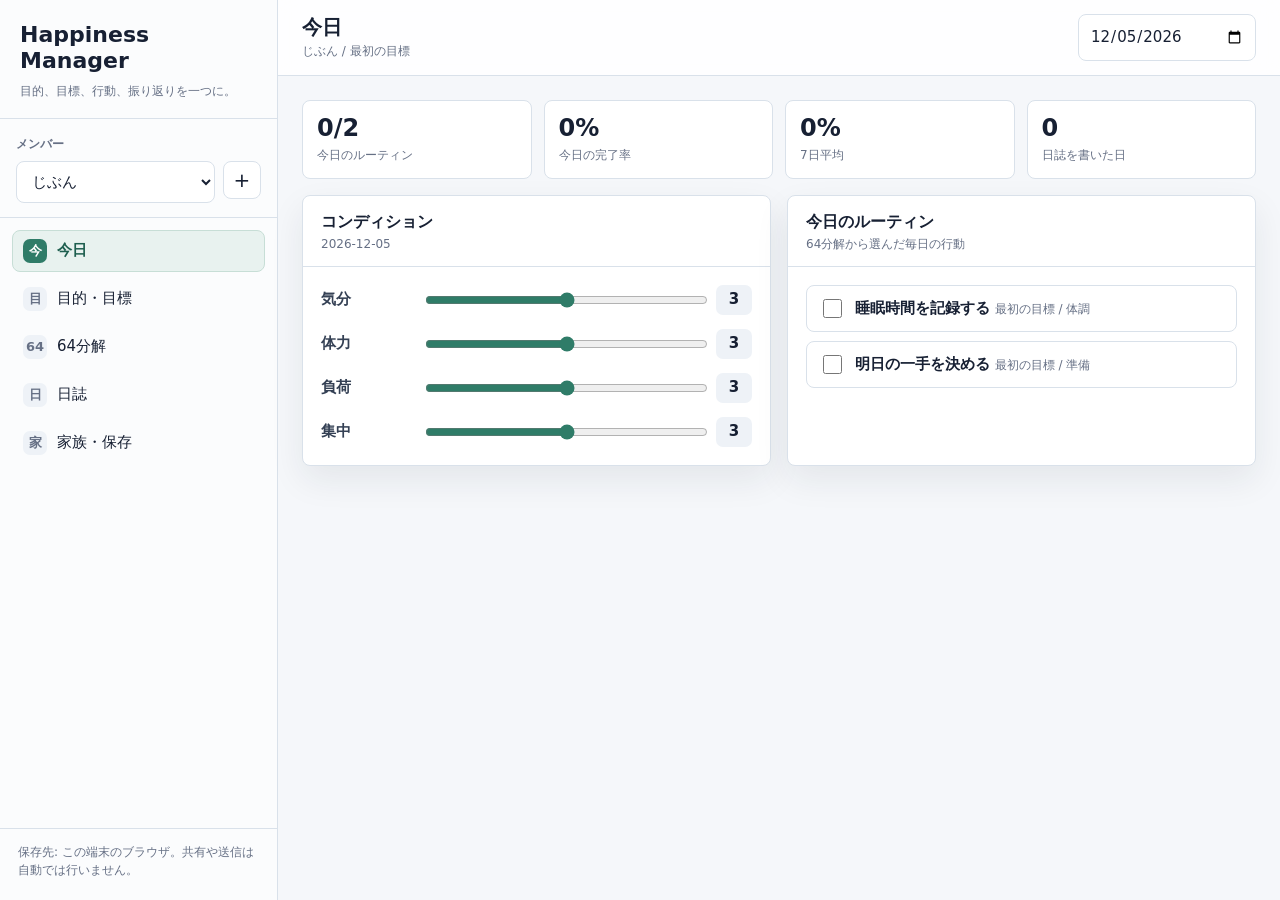
<file: index.html>
<!doctype html>
<html lang="ja">
<head>
  <meta charset="utf-8">
  <meta name="viewport" content="width=device-width, initial-scale=1">
  <title>Happiness Manager</title>
  <meta name="description" content="家族で使う、目的・目標・行動・日誌の実践ノート。入力内容はこの端末のブラウザに保存されます。">
  <style>
    :root {
      --bg: #f5f7fa;
      --paper: #ffffff;
      --paper-soft: #f9fafb;
      --ink: #172033;
      --muted: #667085;
      --line: #d9e1ea;
      --green: #2f7c68;
      --blue: #2f68b8;
      --coral: #cc5d4b;
      --amber: #b8791f;
      --shadow: 0 14px 34px rgba(23, 32, 51, 0.08);
      --radius: 8px;
    }

    * {
      box-sizing: border-box;
    }

    html {
      min-height: 100%;
    }

    body {
      min-height: 100%;
      margin: 0;
      background: var(--bg);
      color: var(--ink);
      font-family: "Yu Gothic UI", "Hiragino Sans", Meiryo, system-ui, sans-serif;
      font-size: 15px;
      line-height: 1.55;
      letter-spacing: 0;
    }

    button,
    input,
    textarea,
    select {
      font: inherit;
    }

    button {
      cursor: pointer;
    }

    .app {
      min-height: 100vh;
      display: grid;
      grid-template-columns: 278px minmax(0, 1fr);
    }

    .sidebar {
      background: #fbfcfd;
      border-right: 1px solid var(--line);
      display: flex;
      flex-direction: column;
      min-width: 0;
    }

    .brand {
      padding: 22px 20px 18px;
      border-bottom: 1px solid var(--line);
    }

    .brand__title {
      margin: 0;
      font-size: 22px;
      font-weight: 800;
      line-height: 1.2;
    }

    .brand__note {
      margin: 7px 0 0;
      color: var(--muted);
      font-size: 12px;
    }

    .profile-switcher {
      padding: 16px 16px 14px;
      border-bottom: 1px solid var(--line);
    }

    .profile-label {
      display: block;
      margin: 0 0 7px;
      color: var(--muted);
      font-size: 12px;
      font-weight: 700;
    }

    .profile-select-row {
      display: grid;
      grid-template-columns: minmax(0, 1fr) 38px;
      gap: 8px;
    }

    .profile-select-row select,
    .top-date input,
    .field input,
    .field textarea,
    .field select,
    .compact-input {
      width: 100%;
      min-width: 0;
      border: 1px solid var(--line);
      border-radius: var(--radius);
      background: #fff;
      color: var(--ink);
      padding: 10px 11px;
      outline: none;
    }

    .field textarea {
      min-height: 92px;
      overflow: hidden;
      resize: none;
    }

    .field textarea[data-autosize] {
      height: auto;
    }

    .profile-select-row select:focus,
    .top-date input:focus,
    .field input:focus,
    .field textarea:focus,
    .field select:focus,
    .compact-input:focus {
      border-color: var(--blue);
      box-shadow: 0 0 0 3px rgba(47, 104, 184, 0.14);
    }

    .icon-button {
      width: 38px;
      height: 38px;
      border: 1px solid var(--line);
      border-radius: var(--radius);
      background: #fff;
      color: var(--ink);
      display: inline-grid;
      place-items: center;
      font-size: 20px;
      line-height: 1;
    }

    .icon-button:hover {
      border-color: var(--green);
      color: var(--green);
    }

    .nav {
      padding: 12px;
      display: grid;
      gap: 6px;
    }

    .nav button {
      border: 1px solid transparent;
      background: transparent;
      color: var(--ink);
      border-radius: var(--radius);
      min-height: 42px;
      padding: 8px 10px;
      display: grid;
      grid-template-columns: 24px minmax(0, 1fr);
      gap: 10px;
      align-items: center;
      text-align: left;
    }

    .nav button:hover {
      background: #edf3f7;
    }

    .nav button.active {
      background: #e8f2ef;
      border-color: #c7ded6;
      color: #1e5f4f;
      font-weight: 800;
    }

    .nav-icon {
      width: 24px;
      height: 24px;
      border-radius: 7px;
      display: inline-grid;
      place-items: center;
      background: #eef2f7;
      color: var(--muted);
      font-size: 13px;
      font-weight: 900;
    }

    .nav button.active .nav-icon {
      background: var(--green);
      color: #fff;
    }

    .side-footer {
      margin-top: auto;
      padding: 14px 18px 20px;
      color: var(--muted);
      font-size: 12px;
      border-top: 1px solid var(--line);
    }

    .main {
      min-width: 0;
      display: flex;
      flex-direction: column;
    }

    .topbar {
      min-height: 68px;
      padding: 14px 24px;
      background: rgba(255, 255, 255, 0.86);
      border-bottom: 1px solid var(--line);
      backdrop-filter: blur(12px);
      display: flex;
      align-items: center;
      justify-content: space-between;
      gap: 14px;
      position: sticky;
      top: 0;
      z-index: 5;
    }

    .page-title {
      min-width: 0;
    }

    .page-title h2 {
      margin: 0;
      font-size: 20px;
      line-height: 1.2;
    }

    .page-title p {
      margin: 3px 0 0;
      color: var(--muted);
      font-size: 12px;
      white-space: nowrap;
      overflow: hidden;
      text-overflow: ellipsis;
      max-width: 58vw;
    }

    .top-date {
      width: 178px;
      flex: 0 0 auto;
    }

    .content {
      width: 100%;
      max-width: 1280px;
      margin: 0 auto;
      padding: 24px;
    }

    .view {
      display: none;
    }

    .view.active {
      display: block;
    }

    .grid {
      display: grid;
      gap: 16px;
    }

    .grid.two {
      grid-template-columns: repeat(2, minmax(0, 1fr));
    }

    .grid.three {
      grid-template-columns: repeat(3, minmax(0, 1fr));
    }

    .panel {
      background: var(--paper);
      border: 1px solid var(--line);
      border-radius: var(--radius);
      box-shadow: var(--shadow);
      min-width: 0;
    }

    .panel-header {
      padding: 16px 18px 12px;
      border-bottom: 1px solid var(--line);
      display: flex;
      align-items: center;
      justify-content: space-between;
      gap: 12px;
    }

    .panel-title {
      margin: 0;
      font-size: 16px;
      line-height: 1.25;
      font-weight: 800;
    }

    .panel-subtitle {
      margin: 3px 0 0;
      color: var(--muted);
      font-size: 12px;
    }

    .panel-body {
      padding: 18px;
    }

    .stat-row {
      display: grid;
      grid-template-columns: repeat(4, minmax(0, 1fr));
      gap: 12px;
      margin-bottom: 16px;
    }

    .stat {
      background: var(--paper);
      border: 1px solid var(--line);
      border-radius: var(--radius);
      padding: 14px;
      min-width: 0;
    }

    .stat b {
      display: block;
      font-size: 24px;
      line-height: 1.1;
    }

    .stat span {
      display: block;
      margin-top: 4px;
      color: var(--muted);
      font-size: 12px;
      overflow-wrap: anywhere;
    }

    .field {
      display: grid;
      gap: 6px;
      min-width: 0;
    }

    .field label {
      color: #344054;
      font-size: 13px;
      font-weight: 800;
    }

    .field small {
      color: var(--muted);
      font-size: 12px;
    }

    .goal-list {
      display: grid;
      gap: 8px;
    }

    .goal-item {
      width: 100%;
      border: 1px solid var(--line);
      border-radius: var(--radius);
      background: #fff;
      color: var(--ink);
      padding: 11px 12px;
      text-align: left;
      display: grid;
      grid-template-columns: minmax(0, 1fr) auto;
      gap: 8px;
      align-items: center;
    }

    .goal-item.active {
      border-color: #9fcabd;
      background: #f0f8f5;
    }

    .goal-item strong {
      overflow: hidden;
      white-space: nowrap;
      text-overflow: ellipsis;
    }

    .goal-item span {
      color: var(--muted);
      font-size: 12px;
    }

    .button-row {
      display: flex;
      gap: 8px;
      align-items: center;
      flex-wrap: wrap;
    }

    .primary-button,
    .ghost-button,
    .danger-button {
      border-radius: var(--radius);
      min-height: 38px;
      padding: 8px 12px;
      display: inline-flex;
      align-items: center;
      gap: 8px;
      border: 1px solid transparent;
      font-weight: 800;
      text-decoration: none;
    }

    .primary-button {
      background: var(--green);
      color: #fff;
      border-color: var(--green);
    }

    .primary-button:hover {
      background: #256b5a;
    }

    .ghost-button {
      background: #fff;
      color: var(--ink);
      border-color: var(--line);
    }

    .ghost-button:hover {
      border-color: var(--blue);
      color: var(--blue);
    }

    .danger-button {
      background: #fff;
      color: #a33b2e;
      border-color: #e4b8b0;
    }

    .danger-button:hover {
      background: #fff5f3;
    }

    .purpose-grid {
      display: grid;
      grid-template-columns: repeat(2, minmax(0, 1fr));
      gap: 14px;
    }

    .purpose-grid .wide {
      grid-column: 1 / -1;
    }

    .perspective-section {
      grid-column: 1 / -1;
      border: 1px solid var(--line);
      border-radius: var(--radius);
      background: var(--paper-soft);
      padding: 14px;
      display: grid;
      gap: 12px;
    }

    .perspective-heading {
      display: flex;
      align-items: end;
      justify-content: space-between;
      gap: 12px;
      flex-wrap: wrap;
    }

    .perspective-heading h4 {
      margin: 0;
      font-size: 15px;
      line-height: 1.25;
    }

    .perspective-heading span {
      color: var(--muted);
      font-size: 12px;
      font-weight: 800;
    }

    .perspective-grid {
      display: grid;
      grid-template-columns: repeat(2, minmax(0, 1fr));
      gap: 12px;
    }

    .perspective-card {
      min-width: 0;
      border: 1px solid var(--line);
      border-radius: var(--radius);
      background: #fff;
      padding: 12px;
      display: grid;
      gap: 8px;
    }

    .perspective-card__top {
      display: flex;
      align-items: start;
      justify-content: space-between;
      gap: 8px;
    }

    .perspective-card label {
      display: flex;
      align-items: center;
      justify-content: space-between;
      gap: 8px;
      color: #344054;
      font-size: 13px;
      font-weight: 900;
      flex: 1 1 auto;
      min-width: 0;
    }

    .perspective-card label span {
      color: var(--muted);
      font-size: 11px;
      font-weight: 800;
    }

    .perspective-card textarea {
      width: 100%;
      min-width: 0;
      min-height: 98px;
      border: 1px solid var(--line);
      border-radius: var(--radius);
      background: #fff;
      color: var(--ink);
      padding: 10px 11px;
      outline: none;
      overflow: hidden;
      resize: none;
    }

    .perspective-card textarea[data-autosize] {
      height: auto;
    }

    .perspective-card textarea:focus {
      border-color: var(--blue);
      box-shadow: 0 0 0 3px rgba(47, 104, 184, 0.14);
    }

    .bullet-button {
      flex: 0 0 auto;
      min-height: 28px;
      border: 1px solid var(--line);
      border-radius: 6px;
      background: #fff;
      color: var(--green);
      padding: 4px 8px;
      font-size: 12px;
      font-weight: 900;
    }

    .bullet-button:hover {
      border-color: var(--green);
      background: #f0f8f5;
    }

    .segmented {
      display: inline-grid;
      grid-auto-flow: column;
      gap: 4px;
      border: 1px solid var(--line);
      border-radius: var(--radius);
      background: #eef2f7;
      padding: 4px;
    }

    .segment-button {
      min-height: 32px;
      border: 0;
      border-radius: 6px;
      background: transparent;
      color: var(--muted);
      padding: 6px 10px;
      font-size: 13px;
      font-weight: 900;
    }

    .segment-button.active {
      background: #fff;
      color: var(--green);
      box-shadow: 0 1px 3px rgba(23, 32, 51, 0.12);
    }

    .board-edit-layout {
      display: grid;
      grid-template-columns: minmax(420px, 1.05fr) minmax(310px, 0.95fr);
      gap: 16px;
      align-items: start;
    }

    .theme-grid {
      display: grid;
      grid-template-columns: repeat(3, minmax(0, 1fr));
      grid-template-rows: repeat(3, minmax(112px, auto));
      gap: 10px;
    }

    .theme-card {
      min-width: 0;
      min-height: 112px;
      border: 1px solid var(--line);
      border-radius: var(--radius);
      background: #fff;
      padding: 12px;
      color: var(--ink);
      text-align: left;
      display: flex;
      flex-direction: column;
      justify-content: space-between;
      gap: 8px;
    }

    button.theme-card:hover,
    button.theme-card.active {
      border-color: var(--green);
      box-shadow: inset 0 0 0 2px rgba(47, 124, 104, 0.14);
    }

    .theme-card.center {
      background: #eaf4f1;
      border-color: #bdd9d0;
    }

    .cell-kicker {
      color: var(--muted);
      font-size: 12px;
      font-weight: 800;
    }

    .cell-title {
      display: block;
      font-weight: 900;
      overflow-wrap: anywhere;
    }

    .cell-count {
      color: var(--muted);
      font-size: 12px;
    }

    .action-list {
      display: grid;
      gap: 10px;
    }

    .action-row {
      display: grid;
      grid-template-columns: 26px minmax(0, 1fr) auto;
      gap: 8px;
      align-items: center;
    }

    .action-number {
      width: 26px;
      height: 26px;
      display: inline-grid;
      place-items: center;
      border-radius: 7px;
      background: #eef2f7;
      color: var(--muted);
      font-size: 12px;
      font-weight: 900;
    }

    .open-window-panel .panel-body {
      padding: 14px;
    }

    .open-window-scroll {
      width: 100%;
      max-width: 100%;
      overflow-x: auto;
      overflow-y: hidden;
      -webkit-overflow-scrolling: touch;
      overscroll-behavior-x: contain;
      padding-bottom: 4px;
    }

    .open-window-board {
      width: max(100%, 980px);
      min-width: 980px;
      display: grid;
      grid-template-columns: repeat(3, minmax(0, 1fr));
      gap: 10px;
    }

    .open-window-block {
      min-width: 0;
      display: grid;
      grid-template-columns: repeat(3, minmax(0, 1fr));
      grid-auto-rows: 104px;
      gap: 5px;
      border: 1px solid var(--line);
      border-radius: var(--radius);
      background: #eef3f7;
      padding: 6px;
    }

    .open-window-block.center-block {
      background: #e7f2ef;
      border-color: #bdd9d0;
    }

    .open-window-cell {
      min-width: 0;
      min-height: 0;
      border: 1px solid #cdd7e2;
      border-radius: 6px;
      background: #fff;
      padding: 7px;
      display: grid;
      grid-template-rows: auto minmax(0, 1fr) auto;
      gap: 4px;
      color: var(--ink);
    }

    .open-window-cell.theme-center,
    .open-window-cell.goal-center {
      background: #f2faf7;
      border-color: #9fcabd;
    }

    .open-window-cell.goal-center {
      place-items: center;
      text-align: center;
      grid-template-rows: auto minmax(0, 1fr) auto;
    }

    .open-window-kicker {
      color: var(--muted);
      font-size: 11px;
      font-weight: 900;
      line-height: 1.1;
    }

    .open-window-goal {
      width: 100%;
      align-self: center;
      font-size: 14px;
      font-weight: 900;
      line-height: 1.25;
      overflow-wrap: anywhere;
      display: -webkit-box;
      -webkit-line-clamp: 4;
      -webkit-box-orient: vertical;
      overflow: hidden;
    }

    .open-window-textarea,
    .open-window-input {
      width: 100%;
      min-width: 0;
      border: 0;
      border-radius: 4px;
      background: transparent;
      color: var(--ink);
      outline: none;
      padding: 0;
      font-size: 12px;
      line-height: 1.28;
    }

    .open-window-textarea {
      height: 100%;
      min-height: 0;
      resize: none;
    }

    .open-window-input {
      font-weight: 900;
    }

    .open-window-textarea:focus,
    .open-window-input:focus {
      background: #f6f9fc;
      box-shadow: 0 0 0 3px rgba(47, 104, 184, 0.12);
    }

    .routine-mini {
      min-width: 52px;
      min-height: 22px;
      justify-self: end;
      border: 1px solid var(--line);
      border-radius: 6px;
      background: #fff;
      color: var(--muted);
      padding: 2px 6px;
      font-size: 11px;
      font-weight: 900;
      line-height: 1;
    }

    .routine-mini.active {
      border-color: #98c7b9;
      background: #e8f4f0;
      color: #1e5f4f;
    }

    .toggle-pill {
      min-width: 86px;
      min-height: 34px;
      border: 1px solid var(--line);
      border-radius: var(--radius);
      background: #fff;
      color: var(--muted);
      padding: 6px 9px;
      font-size: 12px;
      font-weight: 900;
    }

    .toggle-pill.active {
      border-color: #98c7b9;
      background: #e8f4f0;
      color: #1e5f4f;
    }

    .routine-list {
      display: grid;
      gap: 9px;
    }

    .routine-row {
      border: 1px solid var(--line);
      border-radius: var(--radius);
      background: #fff;
      padding: 10px 12px;
      display: grid;
      grid-template-columns: auto minmax(0, 1fr) auto;
      gap: 10px;
      align-items: center;
    }

    .routine-row input[type="checkbox"] {
      width: 19px;
      height: 19px;
      accent-color: var(--green);
    }

    .routine-name {
      font-weight: 800;
      overflow-wrap: anywhere;
    }

    .routine-meta {
      color: var(--muted);
      font-size: 12px;
      overflow-wrap: anywhere;
    }

    .empty {
      border: 1px dashed #b8c2cf;
      border-radius: var(--radius);
      padding: 18px;
      color: var(--muted);
      background: var(--paper-soft);
      text-align: center;
    }

    .slider-grid {
      display: grid;
      gap: 14px;
    }

    .slider-field {
      display: grid;
      grid-template-columns: 92px minmax(0, 1fr) 36px;
      gap: 10px;
      align-items: center;
    }

    .slider-field label {
      font-weight: 800;
      color: #344054;
    }

    .slider-field input[type="range"] {
      width: 100%;
      accent-color: var(--green);
    }

    .score {
      width: 36px;
      height: 30px;
      display: grid;
      place-items: center;
      background: #eef2f7;
      border-radius: 7px;
      color: var(--ink);
      font-weight: 900;
    }

    .journal-grid {
      display: grid;
      grid-template-columns: repeat(2, minmax(0, 1fr));
      gap: 14px;
    }

    .journal-grid .wide {
      grid-column: 1 / -1;
    }

    .profile-list {
      display: grid;
      gap: 9px;
    }

    .profile-row {
      border: 1px solid var(--line);
      border-radius: var(--radius);
      background: #fff;
      padding: 10px;
      display: grid;
      grid-template-columns: 34px minmax(0, 1fr) 38px;
      gap: 9px;
      align-items: center;
    }

    .color-dot {
      width: 26px;
      height: 26px;
      border-radius: 50%;
      border: 2px solid #fff;
      box-shadow: 0 0 0 1px var(--line);
    }

    .file-input {
      display: none;
    }

    .toast {
      position: fixed;
      right: 18px;
      bottom: 18px;
      max-width: min(360px, calc(100vw - 36px));
      background: #172033;
      color: #fff;
      border-radius: var(--radius);
      padding: 11px 13px;
      box-shadow: var(--shadow);
      opacity: 0;
      transform: translateY(12px);
      transition: opacity 180ms ease, transform 180ms ease;
      z-index: 20;
      pointer-events: none;
      overflow-wrap: anywhere;
    }

    .toast.show {
      opacity: 1;
      transform: translateY(0);
    }

    @media (max-width: 1040px) {
      .app {
        grid-template-columns: 1fr;
      }

      .sidebar {
        position: static;
      }

      .nav {
        grid-template-columns: repeat(5, minmax(0, 1fr));
        overflow-x: auto;
      }

      .side-footer {
        display: none;
      }

      .profile-switcher {
        border-bottom: none;
      }

      .board-edit-layout,
      .grid.two,
      .grid.three,
      .stat-row {
        grid-template-columns: 1fr;
      }
    }

    @media (max-width: 720px) {
      .topbar {
        align-items: stretch;
        flex-direction: column;
        padding: 14px 16px;
      }

      .top-date {
        width: 100%;
      }

      .page-title p {
        max-width: 100%;
      }

      .content {
        padding: 16px;
      }

      .brand {
        padding: 18px 16px 12px;
      }

      .nav {
        grid-template-columns: repeat(2, minmax(0, 1fr));
      }

      .purpose-grid,
      .journal-grid,
      .perspective-grid {
        grid-template-columns: 1fr;
      }

      .theme-grid {
        grid-template-rows: none;
      }

      .theme-card {
        min-height: 94px;
      }

      .action-row {
        grid-template-columns: 26px minmax(0, 1fr);
      }

      .action-row .toggle-pill {
        grid-column: 2;
        width: max-content;
      }

      .open-window-board {
        width: max(100%, 900px);
        min-width: 900px;
      }

      .open-window-block {
        grid-auto-rows: 96px;
      }

      .routine-row {
        grid-template-columns: auto minmax(0, 1fr);
      }

      .routine-row .icon-button {
        grid-column: 2;
        width: 34px;
        height: 34px;
      }
    }
  </style>
</head>
<body>
  <div class="app">
    <aside class="sidebar">
      <div class="brand">
        <h1 class="brand__title">Happiness Manager</h1>
        <p class="brand__note">目的、目標、行動、振り返りを一つに。</p>
      </div>

      <div class="profile-switcher">
        <label class="profile-label" for="profileSelect">メンバー</label>
        <div class="profile-select-row">
          <select id="profileSelect"></select>
          <button class="icon-button" id="quickAddProfile" type="button" title="メンバー追加" aria-label="メンバー追加">+</button>
        </div>
      </div>

      <nav class="nav" aria-label="画面">
        <button type="button" data-tab="dashboard" class="active"><span class="nav-icon">今</span><span>今日</span></button>
        <button type="button" data-tab="goals"><span class="nav-icon">目</span><span>目的・目標</span></button>
        <button type="button" data-tab="board"><span class="nav-icon">64</span><span>64分解</span></button>
        <button type="button" data-tab="journal"><span class="nav-icon">日</span><span>日誌</span></button>
        <button type="button" data-tab="family"><span class="nav-icon">家</span><span>家族・保存</span></button>
      </nav>

      <div class="side-footer" id="storageStatus">
        保存先: この端末のブラウザ。共有や送信は自動では行いません。
      </div>
    </aside>

    <main class="main">
      <header class="topbar">
        <div class="page-title">
          <h2 id="screenTitle">今日</h2>
          <p id="screenSubtitle"></p>
        </div>
        <div class="top-date">
          <input type="date" id="activeDate" aria-label="日付">
        </div>
      </header>

      <div class="content">
        <section class="view active" id="view-dashboard"></section>
        <section class="view" id="view-goals"></section>
        <section class="view" id="view-board"></section>
        <section class="view" id="view-journal"></section>
        <section class="view" id="view-family"></section>
      </div>
    </main>
  </div>

  <div class="toast" id="toast" role="status" aria-live="polite"></div>

  <script>
    const STORAGE_KEY = "family-practice-note-v1";
    const COLORS = ["#2f7c68", "#2f68b8", "#cc5d4b", "#b8791f", "#6b5ca5", "#3b7b92"];
    const TITLES = {
      dashboard: "今日",
      goals: "目的・目標",
      board: "64分解",
      journal: "日誌",
      family: "家族・保存"
    };

    let activeTab = "dashboard";
    let selectedThemeIndex = 0;
    let activeDate = isoToday();
    let toastTimer = null;
    let storageAvailable = true;
    let memoryStore = null;

    function uid(prefix) {
      return `${prefix}_${Date.now().toString(36)}_${Math.random().toString(36).slice(2, 8)}`;
    }

    function isoToday() {
      const d = new Date();
      const y = d.getFullYear();
      const m = String(d.getMonth() + 1).padStart(2, "0");
      const day = String(d.getDate()).padStart(2, "0");
      return `${y}-${m}-${day}`;
    }

    function blankThemes() {
      return Array.from({ length: 8 }, () => ({
        title: "",
        actions: Array.from({ length: 8 }, () => ({ text: "", routine: false }))
      }));
    }

    function createGoal(profileId) {
      return {
        id: uid("goal"),
        profileId,
        title: "新しい目標",
        target: "",
        deadline: "",
        measure: "",
        purpose: "",
        futureSelf: "",
        contribution: "",
        perspectives: blankPerspectives(),
        reason: "",
        obstacles: "",
        support: "",
        firstStep: "",
        themes: blankThemes(),
        createdAt: new Date().toISOString()
      };
    }

    function blankPerspectives() {
      return {
        selfTangible: "",
        selfIntangible: "",
        othersTangible: "",
        othersIntangible: ""
      };
    }

    function defaultState() {
      const profileId = uid("profile");
      const goal = createGoal(profileId);
      goal.title = "最初の目標";
      goal.purpose = "この目標を通して大切にしたい理由を書く";
      goal.themes[0].title = "体調";
      goal.themes[0].actions[0] = { text: "睡眠時間を記録する", routine: true };
      goal.themes[1].title = "準備";
      goal.themes[1].actions[0] = { text: "明日の一手を決める", routine: true };
      return {
        profiles: [{ id: profileId, name: "じぶん", color: COLORS[0] }],
        activeProfileId: profileId,
        activeGoalId: goal.id,
        boardMode: "edit",
        goals: [goal],
        customRoutines: [],
        daily: {},
        journals: {}
      };
    }

    function loadState() {
      try {
        const raw = readStoredState();
        if (!raw) return defaultState();
        const parsed = JSON.parse(raw);
        return normalizeState(parsed);
      } catch (error) {
        console.warn(error);
        return defaultState();
      }
    }

    function normalizeState(data) {
      const state = {
        profiles: Array.isArray(data.profiles) ? data.profiles : [],
        activeProfileId: data.activeProfileId || "",
        activeGoalId: data.activeGoalId || "",
        boardMode: data.boardMode === "open" ? "open" : "edit",
        goals: Array.isArray(data.goals) ? data.goals : [],
        customRoutines: Array.isArray(data.customRoutines) ? data.customRoutines : [],
        daily: data.daily && typeof data.daily === "object" ? data.daily : {},
        journals: data.journals && typeof data.journals === "object" ? data.journals : {}
      };

      if (!state.profiles.length) {
        const profileId = uid("profile");
        state.profiles.push({ id: profileId, name: "じぶん", color: COLORS[0] });
        state.activeProfileId = profileId;
      }

      if (!state.activeProfileId || !state.profiles.some((p) => p.id === state.activeProfileId)) {
        state.activeProfileId = state.profiles[0].id;
      }

      state.goals.forEach((goal) => {
        goal.perspectives = normalizePerspectives(goal.perspectives);
        goal.themes = Array.isArray(goal.themes) ? goal.themes.slice(0, 8) : blankThemes();
        while (goal.themes.length < 8) goal.themes.push({ title: "", actions: [] });
        goal.themes.forEach((theme) => {
          theme.actions = Array.isArray(theme.actions) ? theme.actions.slice(0, 8) : [];
          while (theme.actions.length < 8) theme.actions.push({ text: "", routine: false });
          theme.actions = theme.actions.map((action) => ({
            text: action && action.text ? String(action.text) : "",
            routine: Boolean(action && action.routine)
          }));
        });
      });

      if (!state.goals.some((g) => g.profileId === state.activeProfileId)) {
        const goal = createGoal(state.activeProfileId);
        state.goals.push(goal);
        state.activeGoalId = goal.id;
      }

      if (!state.activeGoalId || !state.goals.some((g) => g.id === state.activeGoalId && g.profileId === state.activeProfileId)) {
        state.activeGoalId = state.goals.find((g) => g.profileId === state.activeProfileId).id;
      }

      return state;
    }

    function normalizePerspectives(perspectives) {
      const blank = blankPerspectives();
      if (!perspectives || typeof perspectives !== "object") return blank;
      return {
        selfTangible: String(perspectives.selfTangible || ""),
        selfIntangible: String(perspectives.selfIntangible || ""),
        othersTangible: String(perspectives.othersTangible || ""),
        othersIntangible: String(perspectives.othersIntangible || "")
      };
    }

    let state = loadState();

    const $ = (selector) => document.querySelector(selector);
    const $$ = (selector) => Array.from(document.querySelectorAll(selector));

    function readStoredState() {
      try {
        const raw = localStorage.getItem(STORAGE_KEY);
        storageAvailable = true;
        return raw;
      } catch (error) {
        storageAvailable = false;
        return memoryStore;
      }
    }

    function writeStoredState(raw) {
      memoryStore = raw;
      try {
        localStorage.setItem(STORAGE_KEY, raw);
        storageAvailable = true;
      } catch (error) {
        storageAvailable = false;
      }
    }

    function saveState() {
      writeStoredState(JSON.stringify(state));
    }

    function escapeHtml(value) {
      return String(value ?? "")
        .replaceAll("&", "&amp;")
        .replaceAll("<", "&lt;")
        .replaceAll(">", "&gt;")
        .replaceAll('"', "&quot;")
        .replaceAll("'", "&#039;");
    }

    function showToast(message) {
      const toast = $("#toast");
      toast.textContent = message;
      toast.classList.add("show");
      clearTimeout(toastTimer);
      toastTimer = setTimeout(() => toast.classList.remove("show"), 2200);
    }

    function activeProfile() {
      return state.profiles.find((p) => p.id === state.activeProfileId) || state.profiles[0];
    }

    function profileGoals(profileId = state.activeProfileId) {
      return state.goals.filter((goal) => goal.profileId === profileId);
    }

    function activeGoal() {
      let goal = state.goals.find((g) => g.id === state.activeGoalId && g.profileId === state.activeProfileId);
      if (!goal) {
        goal = profileGoals()[0];
        state.activeGoalId = goal.id;
      }
      return goal;
    }

    function dayKey(date = activeDate, profileId = state.activeProfileId) {
      return `${profileId}|${date}`;
    }

    function journalKey(date = activeDate, profileId = state.activeProfileId) {
      return `${profileId}|${date}`;
    }

    function dailyRecord(date = activeDate, profileId = state.activeProfileId) {
      const key = dayKey(date, profileId);
      if (!state.daily[key]) {
        state.daily[key] = {
          mood: 3,
          energy: 3,
          load: 3,
          focus: 3,
          checks: {}
        };
      }
      return state.daily[key];
    }

    function journalRecord(date = activeDate, profileId = state.activeProfileId) {
      const key = journalKey(date, profileId);
      if (!state.journals[key]) {
        state.journals[key] = {
          best: "",
          learned: "",
          next: "",
          gratitude: "",
          selfTalk: "",
          memo: ""
        };
      }
      return state.journals[key];
    }

    function routineItems(profileId = state.activeProfileId) {
      const items = [];
      profileGoals(profileId).forEach((goal) => {
        goal.themes.forEach((theme, themeIndex) => {
          theme.actions.forEach((action, actionIndex) => {
            if (!action.routine || !action.text.trim()) return;
            items.push({
              id: `action:${goal.id}:${themeIndex}:${actionIndex}`,
              text: action.text.trim(),
              goalTitle: goal.title || "目標",
              themeTitle: theme.title || `テーマ${themeIndex + 1}`
            });
          });
        });
      });

      state.customRoutines
        .filter((item) => item.profileId === profileId)
        .forEach((item) => {
          items.push({
            id: `custom:${item.id}`,
            text: item.text,
            goalTitle: "追加",
            themeTitle: "毎日"
          });
        });

      return items;
    }

    function completionFor(date, profileId = state.activeProfileId) {
      const items = routineItems(profileId);
      if (!items.length) return { done: 0, total: 0, rate: 0 };
      const record = state.daily[dayKey(date, profileId)] || { checks: {} };
      const done = items.filter((item) => Boolean(record.checks[item.id])).length;
      return { done, total: items.length, rate: Math.round((done / items.length) * 100) };
    }

    function averageSevenDays(profileId = state.activeProfileId) {
      const dates = Array.from({ length: 7 }, (_, index) => {
        const d = new Date(`${activeDate}T00:00:00`);
        d.setDate(d.getDate() - index);
        return `${d.getFullYear()}-${String(d.getMonth() + 1).padStart(2, "0")}-${String(d.getDate()).padStart(2, "0")}`;
      });
      const rates = dates.map((date) => completionFor(date, profileId).rate);
      if (!rates.length) return 0;
      return Math.round(rates.reduce((sum, rate) => sum + rate, 0) / rates.length);
    }

    function journalCount(profileId = state.activeProfileId) {
      return Object.keys(state.journals).filter((key) => {
        if (!key.startsWith(`${profileId}|`)) return false;
        const item = state.journals[key];
        return Object.values(item).some((value) => String(value || "").trim());
      }).length;
    }

    function setTab(tab) {
      activeTab = tab;
      $$(".nav button").forEach((button) => {
        button.classList.toggle("active", button.dataset.tab === tab);
      });
      $$(".view").forEach((view) => view.classList.toggle("active", view.id === `view-${tab}`));
      render();
    }

    function renderShell() {
      const profileSelect = $("#profileSelect");
      profileSelect.innerHTML = state.profiles.map((profile) => (
        `<option value="${profile.id}" ${profile.id === state.activeProfileId ? "selected" : ""}>${escapeHtml(profile.name)}</option>`
      )).join("");
      $("#activeDate").value = activeDate;
      $("#screenTitle").textContent = TITLES[activeTab];
      $("#screenSubtitle").textContent = `${activeProfile().name} / ${activeGoal().title || "目標未設定"}`;
      $("#storageStatus").textContent = storageAvailable
        ? "保存先: この端末のブラウザ。共有や送信は自動では行いません。"
        : "保存先: 一時メモリ。書き出しでバックアップしてください。";
    }

    function renderStats() {
      const today = completionFor(activeDate);
      const routines = routineItems();
      return `
        <div class="stat-row">
          <div class="stat"><b>${today.done}/${today.total}</b><span>今日のルーティン</span></div>
          <div class="stat"><b>${today.rate}%</b><span>今日の完了率</span></div>
          <div class="stat"><b>${averageSevenDays()}%</b><span>7日平均</span></div>
          <div class="stat"><b>${journalCount()}</b><span>日誌を書いた日</span></div>
        </div>
      `;
    }

    function renderSliders() {
      const record = dailyRecord();
      const sliders = [
        ["mood", "気分"],
        ["energy", "体力"],
        ["load", "負荷"],
        ["focus", "集中"]
      ];
      return `
        <div class="slider-grid">
          ${sliders.map(([key, label]) => `
            <div class="slider-field">
              <label for="slider-${key}">${label}</label>
              <input type="range" min="1" max="5" value="${record[key]}" id="slider-${key}" data-daily-field="${key}">
              <span class="score" id="score-${key}">${record[key]}</span>
            </div>
          `).join("")}
        </div>
      `;
    }

    function renderRoutineList(options = {}) {
      const items = routineItems();
      const record = dailyRecord();
      if (!items.length) {
        return `<div class="empty">64分解で行動を「ルーティン」にすると、ここに並びます。</div>`;
      }
      return `
        <div class="routine-list">
          ${items.map((item) => `
            <label class="routine-row">
              <input type="checkbox" class="routine-check" data-routine-id="${escapeHtml(item.id)}" ${record.checks[item.id] ? "checked" : ""}>
              <span>
                <span class="routine-name">${escapeHtml(item.text)}</span>
                <span class="routine-meta">${escapeHtml(item.goalTitle)} / ${escapeHtml(item.themeTitle)}</span>
              </span>
              ${options.manage && item.id.startsWith("custom:") ? `<button class="icon-button delete-custom" type="button" data-custom-id="${escapeHtml(item.id.slice(7))}" title="削除" aria-label="削除">×</button>` : ""}
            </label>
          `).join("")}
        </div>
      `;
    }

    function renderDashboard() {
      $("#view-dashboard").innerHTML = `
        ${renderStats()}
        <div class="grid two">
          <section class="panel">
            <div class="panel-header">
              <div>
                <h3 class="panel-title">コンディション</h3>
                <p class="panel-subtitle">${escapeHtml(activeDate)}</p>
              </div>
            </div>
            <div class="panel-body">
              ${renderSliders()}
            </div>
          </section>

          <section class="panel">
            <div class="panel-header">
              <div>
                <h3 class="panel-title">今日のルーティン</h3>
                <p class="panel-subtitle">64分解から選んだ毎日の行動</p>
              </div>
            </div>
            <div class="panel-body">
              ${renderRoutineList()}
            </div>
          </section>
        </div>
      `;
    }

    function renderGoalList() {
      const goals = profileGoals();
      return `
        <div class="goal-list">
          ${goals.map((goal) => `
            <button type="button" class="goal-item ${goal.id === state.activeGoalId ? "active" : ""}" data-goal-id="${goal.id}">
              <strong>${escapeHtml(goal.title || "無題の目標")}</strong>
              <span>${goal.deadline ? escapeHtml(goal.deadline) : "期限なし"}</span>
            </button>
          `).join("")}
        </div>
      `;
    }

    function renderGoals() {
      const goal = activeGoal();
      $("#view-goals").innerHTML = `
        <div class="grid two">
          <section class="panel">
            <div class="panel-header">
              <div>
                <h3 class="panel-title">目標リスト</h3>
                <p class="panel-subtitle">${escapeHtml(activeProfile().name)}</p>
              </div>
              <button class="icon-button" id="addGoal" type="button" title="目標追加" aria-label="目標追加">+</button>
            </div>
            <div class="panel-body">
              ${renderGoalList()}
            </div>
          </section>

          <section class="panel">
            <div class="panel-header">
              <div>
                <h3 class="panel-title">中心設定</h3>
                <p class="panel-subtitle">目標の芯を言葉にする</p>
              </div>
              <button class="danger-button" id="deleteGoal" type="button">削除</button>
            </div>
            <div class="panel-body">
              <div class="purpose-grid">
                ${goalField("title", "目標名", goal.title, "input")}
                ${goalField("deadline", "期限", goal.deadline, "date")}
                ${goalField("target", "達成したい結果", goal.target, "textarea", "wide")}
                ${goalField("measure", "達成のものさし", goal.measure, "textarea")}
                ${goalField("purpose", "何のために", goal.purpose, "textarea")}
                ${goalField("futureSelf", "達成した時の自分", goal.futureSelf, "textarea")}
                ${goalField("contribution", "誰にどんな良い影響があるか", goal.contribution, "textarea")}
                ${renderPerspectiveSection(goal)}
                ${goalField("reason", "折れそうな時に戻る理由", goal.reason, "textarea")}
                ${goalField("obstacles", "想定される壁", goal.obstacles, "textarea")}
                ${goalField("support", "支え・約束", goal.support, "textarea")}
                ${goalField("firstStep", "最初の一手", goal.firstStep, "textarea", "wide")}
              </div>
            </div>
          </section>
        </div>
      `;
    }

    function renderPerspectiveSection(goal) {
      const items = [
        ["selfIntangible", "私・無形", "内面の変化"],
        ["selfTangible", "私・有形", "見える成果"],
        ["othersIntangible", "社会・他者・無形", "心への影響"],
        ["othersTangible", "社会・他者・有形", "具体的な貢献"]
      ];

      return `
        <div class="perspective-section">
          <div class="perspective-heading">
            <h4>目的・目標の4観点</h4>
            <span>私 / 社会・他者 × 有形 / 無形</span>
          </div>
          <div class="perspective-grid">
            ${items.map(([key, label, hint]) => `
              <div class="perspective-card">
                <div class="perspective-card__top">
                  <label for="perspective-${key}">
                    ${label}
                    <span>${hint}</span>
                  </label>
                  <button type="button" class="bullet-button" data-add-bullet="${key}">・追加</button>
                </div>
                <textarea id="perspective-${key}" data-perspective-field="${key}" data-autosize placeholder="・">${escapeHtml(goal.perspectives[key])}</textarea>
              </div>
            `).join("")}
          </div>
        </div>
      `;
    }

    function addPerspectiveBullet(key) {
      const goal = activeGoal();
      goal.perspectives = normalizePerspectives(goal.perspectives);
      const textarea = $(`#perspective-${key}`);
      if (!textarea) return;

      const current = textarea.value;
      const separator = current && !current.endsWith("\n") ? "\n" : "";
      const next = `${current}${separator}・`;
      textarea.value = next;
      goal.perspectives[key] = next;
      saveState();
      resizeAutosizeTextarea(textarea);
      textarea.focus();
      textarea.setSelectionRange(next.length, next.length);
    }

    function goalField(key, label, value, type, extraClass = "") {
      if (type === "textarea") {
        return `
          <div class="field ${extraClass}">
            <label for="goal-${key}">${label}</label>
            <textarea id="goal-${key}" data-goal-field="${key}" data-autosize>${escapeHtml(value)}</textarea>
          </div>
        `;
      }

      return `
        <div class="field ${extraClass}">
          <label for="goal-${key}">${label}</label>
          <input id="goal-${key}" type="${type}" data-goal-field="${key}" value="${escapeHtml(value)}">
        </div>
      `;
    }

    function renderBoard() {
      const goal = activeGoal();
      const isOpenWindow = state.boardMode === "open";
      $("#view-board").innerHTML = `
        <section class="panel ${isOpenWindow ? "open-window-panel" : ""}">
          <div class="panel-header">
            <div>
              <h3 class="panel-title">${isOpenWindow ? "オープンウィンドウ64" : "64分解"}</h3>
              <p class="panel-subtitle">${escapeHtml(goal.title || "目標未設定")}</p>
            </div>
            <div class="segmented" role="group" aria-label="64分解の表示切替">
              <button type="button" class="segment-button ${state.boardMode === "edit" ? "active" : ""}" data-board-mode="edit">編集ビュー</button>
              <button type="button" class="segment-button ${state.boardMode === "open" ? "active" : ""}" data-board-mode="open">一枚ビュー</button>
            </div>
          </div>
          <div class="panel-body">
            ${isOpenWindow ? renderOpenWindowBoard(goal) : renderEditBoard(goal)}
          </div>
        </section>
      `;
    }

    function renderEditBoard(goal) {
      const selected = goal.themes[selectedThemeIndex] || goal.themes[0];
      const gridMap = [0, 1, 2, 3, "center", 4, 5, 6, 7];
      return `
        <div class="board-edit-layout">
          <div class="theme-grid">
            ${gridMap.map((item) => {
              if (item === "center") {
                return `
                  <div class="theme-card center">
                    <span class="cell-kicker">中心</span>
                    <span class="cell-title">${escapeHtml(goal.title || "目標を書く")}</span>
                    <span class="cell-count">${escapeHtml(goal.deadline || "期限なし")}</span>
                  </div>
                `;
              }

              const theme = goal.themes[item];
              const actionCount = theme.actions.filter((action) => action.text.trim()).length;
              return `
                <button type="button" class="theme-card ${selectedThemeIndex === item ? "active" : ""}" data-theme-index="${item}">
                  <span class="cell-kicker">テーマ ${item + 1}</span>
                  <span class="cell-title">${escapeHtml(theme.title || "未設定")}</span>
                  <span class="cell-count">${actionCount}/8 行動</span>
                </button>
              `;
            }).join("")}
          </div>

          <div>
            <div class="field" style="margin-bottom: 14px;">
              <label for="themeTitle">テーマ名</label>
              <input id="themeTitle" class="compact-input" data-theme-title="${selectedThemeIndex}" value="${escapeHtml(selected.title)}">
            </div>
            <div class="action-list">
              ${selected.actions.map((action, index) => `
                <div class="action-row">
                  <span class="action-number">${index + 1}</span>
                  <input class="compact-input" data-action-theme-index="${selectedThemeIndex}" data-action-index="${index}" value="${escapeHtml(action.text)}" aria-label="行動 ${index + 1}">
                  <button type="button" class="toggle-pill ${action.routine ? "active" : ""}" data-routine-theme="${selectedThemeIndex}" data-routine-action="${index}">
                    ${action.routine ? "毎日" : "候補"}
                  </button>
                </div>
              `).join("")}
            </div>
          </div>
        </div>
      `;
    }

    function renderOpenWindowBoard(goal) {
      const blockOrder = [0, 1, 2, 3, "center", 4, 5, 6, 7];
      return `
        <div class="open-window-scroll" aria-label="オープンウィンドウ64ボード">
          <div class="open-window-board">
            ${blockOrder.map((item) => item === "center" ? renderThemeMapBlock(goal) : renderActionBlock(goal, item)).join("")}
          </div>
        </div>
      `;
    }

    function renderThemeMapBlock(goal) {
      const cellOrder = [0, 1, 2, 3, "goal", 4, 5, 6, 7];
      return `
        <div class="open-window-block center-block">
          ${cellOrder.map((item) => {
            if (item === "goal") {
              return `
                <div class="open-window-cell goal-center">
                  <span class="open-window-kicker">中心</span>
                  <span class="open-window-goal">${escapeHtml(goal.title || "目標を書く")}</span>
                  <span class="open-window-kicker">${escapeHtml(goal.deadline || "期限なし")}</span>
                </div>
              `;
            }

            const theme = goal.themes[item];
            return `
              <div class="open-window-cell theme-center">
                <span class="open-window-kicker">テーマ ${item + 1}</span>
                <input class="open-window-input" data-theme-title="${item}" value="${escapeHtml(theme.title)}" placeholder="テーマ">
                <span class="open-window-kicker">${theme.actions.filter((action) => action.text.trim()).length}/8 行動</span>
              </div>
            `;
          }).join("")}
        </div>
      `;
    }

    function renderActionBlock(goal, themeIndex) {
      const theme = goal.themes[themeIndex];
      const cellOrder = [0, 1, 2, 3, "theme", 4, 5, 6, 7];
      return `
        <div class="open-window-block" data-window-theme="${themeIndex}">
          ${cellOrder.map((item) => {
            if (item === "theme") {
              return `
                <div class="open-window-cell theme-center">
                  <span class="open-window-kicker">テーマ ${themeIndex + 1}</span>
                  <input class="open-window-input" data-theme-title="${themeIndex}" value="${escapeHtml(theme.title)}" placeholder="テーマ">
                  <span class="open-window-kicker">中心</span>
                </div>
              `;
            }

            const action = theme.actions[item];
            return `
              <div class="open-window-cell">
                <span class="open-window-kicker">${themeIndex + 1}-${item + 1}</span>
                <textarea class="open-window-textarea" data-action-theme-index="${themeIndex}" data-action-index="${item}" aria-label="テーマ ${themeIndex + 1} 行動 ${item + 1}" placeholder="行動">${escapeHtml(action.text)}</textarea>
                <button type="button" class="routine-mini ${action.routine ? "active" : ""}" data-routine-theme="${themeIndex}" data-routine-action="${item}">
                  ${action.routine ? "毎日" : "候補"}
                </button>
              </div>
            `;
          }).join("")}
        </div>
      `;
    }

    function renderJournal() {
      const journal = journalRecord();
      $("#view-journal").innerHTML = `
        <section class="panel">
          <div class="panel-header">
            <div>
              <h3 class="panel-title">日誌</h3>
              <p class="panel-subtitle">${escapeHtml(activeDate)}</p>
            </div>
          </div>
          <div class="panel-body">
            <div class="journal-grid">
              ${journalField("best", "今日できたこと", journal.best)}
              ${journalField("learned", "気づき・学び", journal.learned)}
              ${journalField("next", "明日の一手", journal.next)}
              ${journalField("gratitude", "感謝", journal.gratitude)}
              ${journalField("selfTalk", "自分への言葉", journal.selfTalk, "wide")}
              ${journalField("memo", "メモ", journal.memo, "wide")}
            </div>
          </div>
        </section>
      `;
    }

    function journalField(key, label, value, extraClass = "") {
      return `
        <div class="field ${extraClass}">
          <label for="journal-${key}">${label}</label>
          <textarea id="journal-${key}" data-journal-field="${key}" data-autosize>${escapeHtml(value)}</textarea>
        </div>
      `;
    }

    function renderFamily() {
      $("#view-family").innerHTML = `
        <div class="grid two">
          <section class="panel">
            <div class="panel-header">
              <div>
                <h3 class="panel-title">メンバー</h3>
                <p class="panel-subtitle">家族内で切り替える</p>
              </div>
              <button class="icon-button" id="addProfile" type="button" title="メンバー追加" aria-label="メンバー追加">+</button>
            </div>
            <div class="panel-body">
              <div class="profile-list">
                ${state.profiles.map((profile) => `
                  <div class="profile-row">
                    <span class="color-dot" style="background:${escapeHtml(profile.color)}"></span>
                    <input class="compact-input" data-profile-name="${profile.id}" value="${escapeHtml(profile.name)}" aria-label="メンバー名">
                    <button class="icon-button delete-profile" type="button" data-profile-id="${profile.id}" title="削除" aria-label="削除">×</button>
                  </div>
                `).join("")}
              </div>
            </div>
          </section>

          <section class="panel">
            <div class="panel-header">
              <div>
                <h3 class="panel-title">保存</h3>
                <p class="panel-subtitle">バックアップと復元</p>
              </div>
            </div>
            <div class="panel-body">
              <div class="grid">
                <div class="field">
                  <label for="customRoutineText">追加ルーティン</label>
                  <div class="profile-select-row">
                    <input id="customRoutineText" class="compact-input" value="" placeholder="例: 夜に翌日の準備をする">
                    <button class="icon-button" id="addCustomRoutine" type="button" title="追加" aria-label="追加">+</button>
                  </div>
                </div>
                ${renderRoutineList({ manage: true })}
                <div class="button-row">
                  <button class="ghost-button" id="exportData" type="button">書き出し</button>
                  <button class="ghost-button" id="importDataButton" type="button">読み込み</button>
                  <button class="danger-button" id="resetData" type="button">初期化</button>
                  <input class="file-input" id="importData" type="file" accept="application/json">
                </div>
              </div>
            </div>
          </section>
        </div>
      `;
    }

    function render() {
      renderShell();
      if (activeTab === "dashboard") renderDashboard();
      if (activeTab === "goals") renderGoals();
      if (activeTab === "board") renderBoard();
      if (activeTab === "journal") renderJournal();
      if (activeTab === "family") renderFamily();
      resizeAutosizeTextareas($(`#view-${activeTab}`));
    }

    function resizeAutosizeTextarea(textarea) {
      textarea.style.height = "auto";
      textarea.style.height = `${textarea.scrollHeight}px`;
    }

    function resizeAutosizeTextareas(root) {
      if (!root) return;
      root.querySelectorAll("textarea[data-autosize]").forEach(resizeAutosizeTextarea);
    }

    function refreshVisible() {
      saveState();
      render();
    }

    document.addEventListener("click", (event) => {
      const tabButton = event.target.closest("[data-tab]");
      if (tabButton) {
        setTab(tabButton.dataset.tab);
        return;
      }

      const boardModeButton = event.target.closest("[data-board-mode]");
      if (boardModeButton) {
        state.boardMode = boardModeButton.dataset.boardMode === "open" ? "open" : "edit";
        saveState();
        renderBoard();
        return;
      }

      const bulletButton = event.target.closest("[data-add-bullet]");
      if (bulletButton) {
        addPerspectiveBullet(bulletButton.dataset.addBullet);
        return;
      }

      const goalItem = event.target.closest("[data-goal-id]");
      if (goalItem) {
        state.activeGoalId = goalItem.dataset.goalId;
        selectedThemeIndex = 0;
        refreshVisible();
        return;
      }

      const themeCell = event.target.closest("[data-theme-index]");
      if (themeCell) {
        selectedThemeIndex = Number(themeCell.dataset.themeIndex);
        renderBoard();
        return;
      }

      const routineButton = event.target.closest("[data-routine-action]");
      if (routineButton) {
        const goal = activeGoal();
        const themeIndex = routineButton.dataset.routineTheme === undefined
          ? selectedThemeIndex
          : Number(routineButton.dataset.routineTheme);
        const action = goal.themes[themeIndex].actions[Number(routineButton.dataset.routineAction)];
        action.routine = !action.routine;
        selectedThemeIndex = themeIndex;
        saveState();
        renderBoard();
        showToast(action.routine ? "ルーティンにしました" : "候補に戻しました");
        return;
      }

      if (event.target.closest("#addGoal")) {
        const goal = createGoal(state.activeProfileId);
        state.goals.push(goal);
        state.activeGoalId = goal.id;
        selectedThemeIndex = 0;
        refreshVisible();
        showToast("目標を追加しました");
        return;
      }

      if (event.target.closest("#deleteGoal")) {
        const goals = profileGoals();
        if (goals.length <= 1) {
          showToast("目標は1つ以上必要です");
          return;
        }
        if (!confirm("この目標を削除しますか？")) return;
        state.goals = state.goals.filter((goal) => goal.id !== state.activeGoalId);
        state.activeGoalId = profileGoals()[0].id;
        selectedThemeIndex = 0;
        refreshVisible();
        showToast("削除しました");
        return;
      }

      if (event.target.closest("#quickAddProfile") || event.target.closest("#addProfile")) {
        addProfile();
        return;
      }

      const deleteProfile = event.target.closest(".delete-profile");
      if (deleteProfile) {
        const profileId = deleteProfile.dataset.profileId;
        if (state.profiles.length <= 1) {
          showToast("メンバーは1人以上必要です");
          return;
        }
        if (!confirm("このメンバーと関連データを削除しますか？")) return;
        state.profiles = state.profiles.filter((profile) => profile.id !== profileId);
        state.goals = state.goals.filter((goal) => goal.profileId !== profileId);
        state.customRoutines = state.customRoutines.filter((item) => item.profileId !== profileId);
        Object.keys(state.daily).forEach((key) => {
          if (key.startsWith(`${profileId}|`)) delete state.daily[key];
        });
        Object.keys(state.journals).forEach((key) => {
          if (key.startsWith(`${profileId}|`)) delete state.journals[key];
        });
        state.activeProfileId = state.profiles[0].id;
        state.activeGoalId = profileGoals()[0]?.id || createGoalForActiveProfile();
        refreshVisible();
        showToast("メンバーを削除しました");
        return;
      }

      if (event.target.closest("#addCustomRoutine")) {
        const input = $("#customRoutineText");
        const text = input.value.trim();
        if (!text) return;
        state.customRoutines.push({ id: uid("routine"), profileId: state.activeProfileId, text });
        input.value = "";
        refreshVisible();
        showToast("ルーティンを追加しました");
        return;
      }

      const deleteCustom = event.target.closest(".delete-custom");
      if (deleteCustom) {
        state.customRoutines = state.customRoutines.filter((item) => item.id !== deleteCustom.dataset.customId);
        refreshVisible();
        showToast("削除しました");
        return;
      }

      if (event.target.closest("#exportData")) {
        exportData();
        return;
      }

      if (event.target.closest("#importDataButton")) {
        $("#importData").click();
        return;
      }

      if (event.target.closest("#resetData")) {
        if (!confirm("すべてのデータを初期化しますか？")) return;
        state = defaultState();
        selectedThemeIndex = 0;
        activeDate = isoToday();
        refreshVisible();
        showToast("初期化しました");
      }
    });

    document.addEventListener("input", (event) => {
      if (event.target.matches("textarea[data-autosize]")) {
        resizeAutosizeTextarea(event.target);
      }

      const dailyField = event.target.dataset.dailyField;
      if (dailyField) {
        const record = dailyRecord();
        record[dailyField] = Number(event.target.value);
        const score = $(`#score-${dailyField}`);
        if (score) score.textContent = event.target.value;
        saveState();
        return;
      }

      const goalFieldName = event.target.dataset.goalField;
      if (goalFieldName) {
        activeGoal()[goalFieldName] = event.target.value;
        saveState();
        if (goalFieldName === "title" || goalFieldName === "deadline") {
          $("#screenSubtitle").textContent = `${activeProfile().name} / ${activeGoal().title || "目標未設定"}`;
        }
        return;
      }

      const perspectiveFieldName = event.target.dataset.perspectiveField;
      if (perspectiveFieldName) {
        const goal = activeGoal();
        goal.perspectives = normalizePerspectives(goal.perspectives);
        goal.perspectives[perspectiveFieldName] = event.target.value;
        saveState();
        return;
      }

      if (event.target.dataset.themeTitle !== undefined) {
        const themeIndex = Number(event.target.dataset.themeTitle);
        activeGoal().themes[themeIndex].title = event.target.value;
        selectedThemeIndex = themeIndex;
        $$(`[data-theme-title="${themeIndex}"]`).forEach((input) => {
          if (input !== event.target) input.value = event.target.value;
        });
        saveState();
        return;
      }

      if (event.target.dataset.actionIndex !== undefined) {
        const index = Number(event.target.dataset.actionIndex);
        const themeIndex = event.target.dataset.actionThemeIndex === undefined
          ? selectedThemeIndex
          : Number(event.target.dataset.actionThemeIndex);
        activeGoal().themes[themeIndex].actions[index].text = event.target.value;
        selectedThemeIndex = themeIndex;
        saveState();
        return;
      }

      const journalFieldName = event.target.dataset.journalField;
      if (journalFieldName) {
        journalRecord()[journalFieldName] = event.target.value;
        saveState();
        return;
      }

      const profileId = event.target.dataset.profileName;
      if (profileId) {
        const profile = state.profiles.find((item) => item.id === profileId);
        if (profile) profile.name = event.target.value || "無名";
        saveState();
        renderShell();
      }
    });

    document.addEventListener("change", (event) => {
      if (event.target.id === "profileSelect") {
        state.activeProfileId = event.target.value;
        const firstGoal = profileGoals()[0];
        state.activeGoalId = firstGoal ? firstGoal.id : createGoalForActiveProfile();
        selectedThemeIndex = 0;
        refreshVisible();
        return;
      }

      if (event.target.id === "activeDate") {
        activeDate = event.target.value || isoToday();
        refreshVisible();
        return;
      }

      const routineCheck = event.target.closest(".routine-check");
      if (routineCheck) {
        const record = dailyRecord();
        record.checks[routineCheck.dataset.routineId] = routineCheck.checked;
        refreshVisible();
        return;
      }

      if (event.target.id === "importData") {
        importData(event.target.files[0]);
      }
    });

    function addProfile() {
      const count = state.profiles.length + 1;
      const profile = {
        id: uid("profile"),
        name: `メンバー${count}`,
        color: COLORS[state.profiles.length % COLORS.length]
      };
      state.profiles.push(profile);
      state.activeProfileId = profile.id;
      state.activeGoalId = createGoalForActiveProfile();
      selectedThemeIndex = 0;
      refreshVisible();
      showToast("メンバーを追加しました");
    }

    function createGoalForActiveProfile() {
      const goal = createGoal(state.activeProfileId);
      state.goals.push(goal);
      return goal.id;
    }

    function exportData() {
      const blob = new Blob([JSON.stringify(state, null, 2)], { type: "application/json" });
      const url = URL.createObjectURL(blob);
      const link = document.createElement("a");
      link.href = url;
      link.download = `family-practice-note-${activeDate}.json`;
      document.body.appendChild(link);
      link.click();
      link.remove();
      URL.revokeObjectURL(url);
      showToast("JSONを書き出しました");
    }

    function importData(file) {
      if (!file) return;
      const reader = new FileReader();
      reader.onload = () => {
        try {
          state = normalizeState(JSON.parse(reader.result));
          saveState();
          selectedThemeIndex = 0;
          render();
          showToast("読み込みました");
        } catch (error) {
          console.error(error);
          showToast("読み込みに失敗しました");
        }
      };
      reader.readAsText(file);
    }

    render();
  </script>
</body>
</html>
</file>
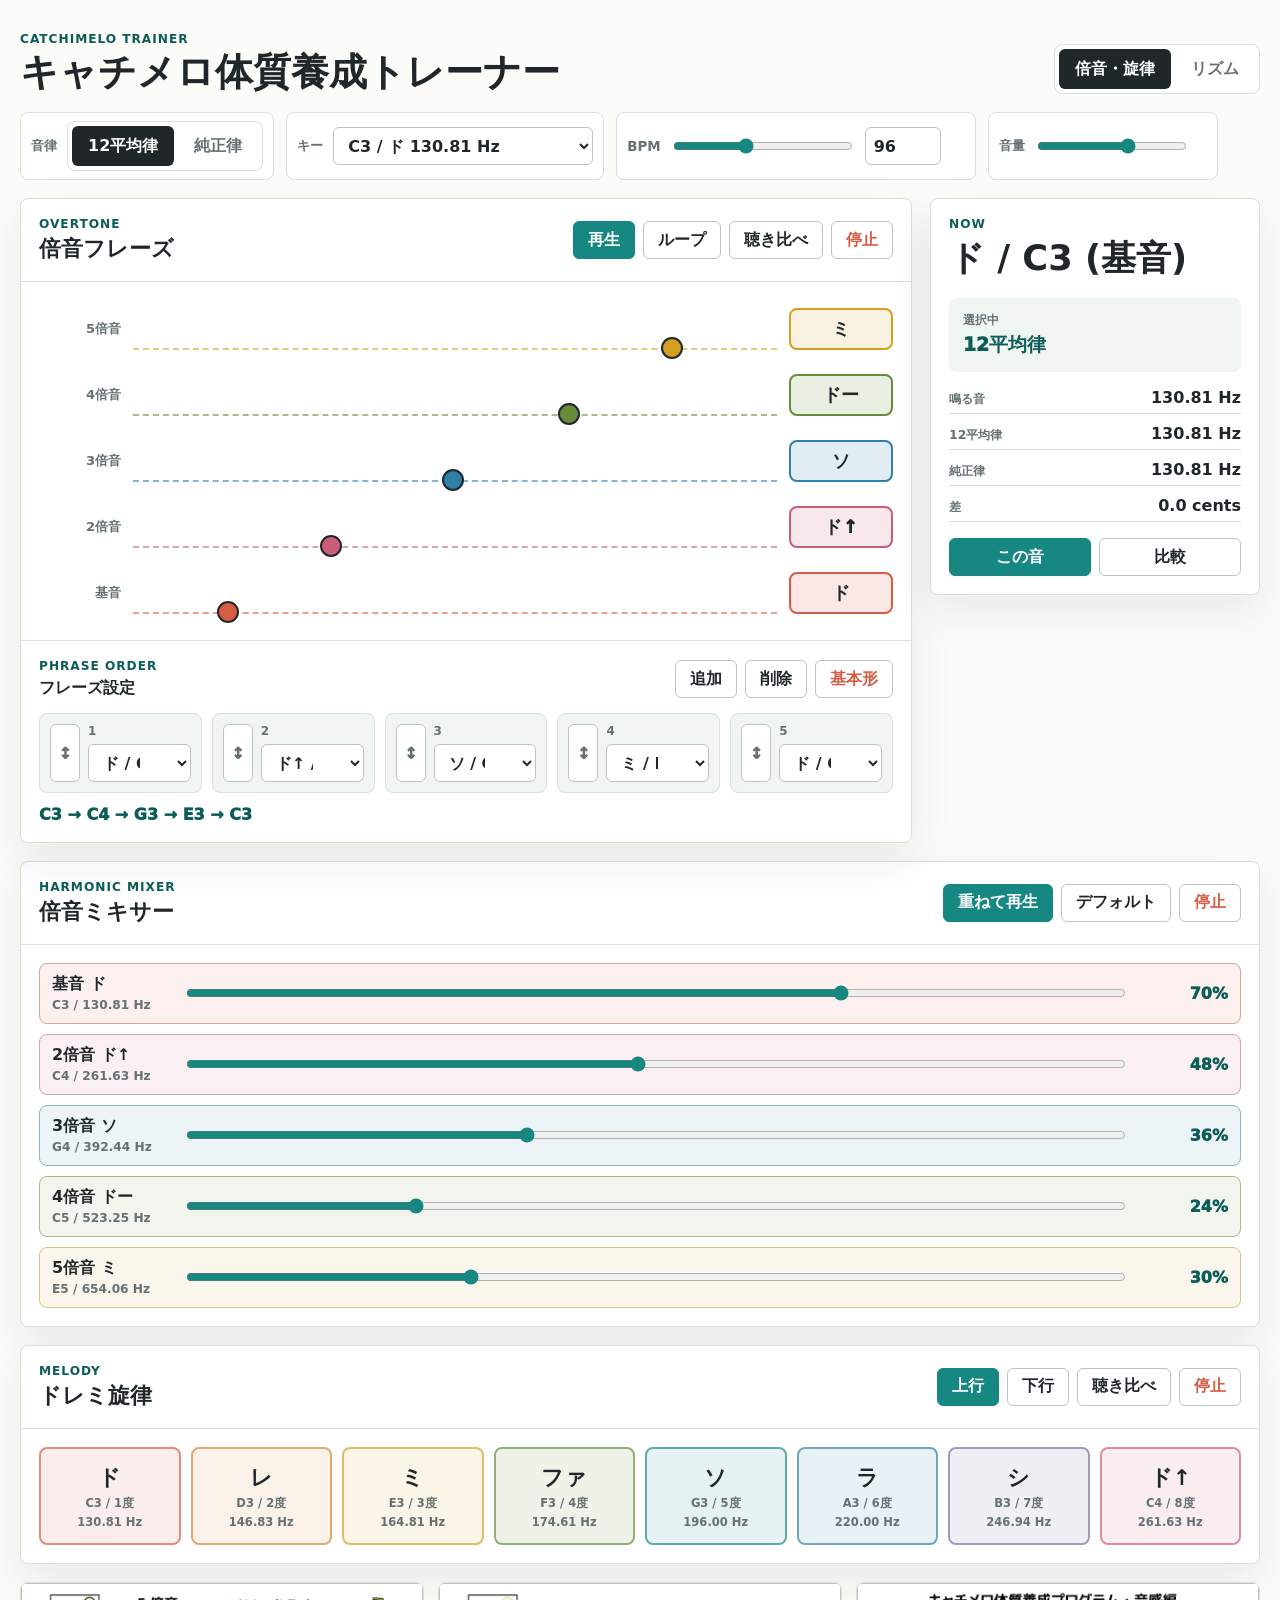
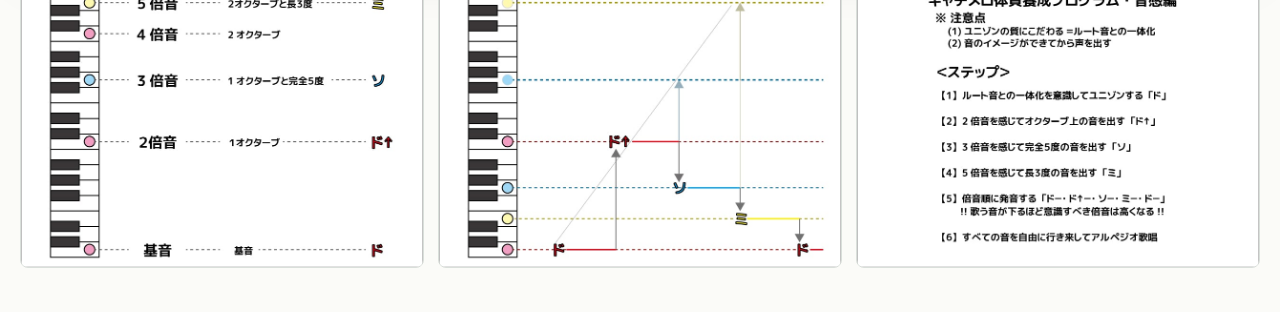
<file: wordpress-plugin/happiness-manager/assets/catchimelo/index.html>
<!doctype html>
<html lang="ja">
  <head>
    <meta charset="utf-8" />
    <meta name="viewport" content="width=device-width, initial-scale=1" />
    <title>キャチメロ体質養成トレーナー</title>
    <link rel="stylesheet" href="styles.css?hm_embed=0.1.55" />
  </head>
  <body>
    <div class="app-shell">
      <header class="app-header">
        <div>
          <p class="eyebrow">Catchimelo Trainer</p>
          <h1>キャチメロ体質養成トレーナー</h1>
        </div>
        <nav class="mode-tabs" aria-label="練習モード">
          <button class="tab-button active" type="button" data-tab-target="pitch">倍音・旋律</button>
          <button class="tab-button" type="button" data-tab-target="rhythm">リズム</button>
        </nav>
      </header>
      <div id="audioNotice" class="audio-notice" hidden></div>

      <main>
        <section id="pitchPanel" class="tab-panel active" aria-labelledby="pitchTitle">
          <div class="control-strip">
            <div class="control-group">
              <span class="control-label">音律</span>
              <div class="segmented" role="group" aria-label="音律">
                <button class="active" type="button" data-tuning="equal" aria-pressed="true">12平均律</button>
                <button type="button" data-tuning="just" aria-pressed="false">純正律</button>
              </div>
            </div>
            <label class="field">
              <span>キー</span>
              <select id="rootSelect"></select>
            </label>
            <label class="field bpm-field phrase-bpm-field">
              <span>BPM</span>
              <input id="phraseBpmSlider" type="range" min="40" max="180" value="96" />
              <input id="phraseBpmInput" type="number" min="40" max="220" value="96" />
            </label>
            <label class="field range-field">
              <span>音量</span>
              <input id="volumeSlider" type="range" min="0" max="100" value="62" />
            </label>
          </div>

          <div class="pitch-layout">
            <section class="panel pitch-main" aria-labelledby="pitchTitle">
              <div class="panel-heading">
                <div>
                  <p class="eyebrow">Overtone</p>
                  <h2 id="pitchTitle">倍音フレーズ</h2>
                </div>
                <div class="button-row">
                  <button class="command primary" type="button" data-action="playOvertonePhrase">再生</button>
                  <button class="command" type="button" data-action="loopOvertonePhrase">ループ</button>
                  <button class="command" type="button" data-action="compareOvertonePhrase">聴き比べ</button>
                  <button class="command ghost" type="button" data-action="stopPitch">停止</button>
                </div>
              </div>
              <div id="overtoneMap" class="overtone-map" aria-label="倍音マップ"></div>
              <div class="phrase-builder" aria-label="倍音フレーズ設定">
                <div class="phrase-builder-head">
                  <div>
                    <p class="eyebrow">Phrase Order</p>
                    <h3>フレーズ設定</h3>
                  </div>
                  <div class="button-row">
                    <button class="command" type="button" data-action="addPhraseStep">追加</button>
                    <button class="command" type="button" data-action="removePhraseStep">削除</button>
                    <button class="command ghost" type="button" data-action="resetOvertonePhrase">基本形</button>
                  </div>
                </div>
                <div id="phraseSteps" class="phrase-steps"></div>
                <p id="phraseSummary" class="phrase-summary">C3 → C4 → G3 → E3 → C3</p>
              </div>
            </section>

            <aside class="panel readout" aria-label="音程情報">
              <p class="eyebrow">Now</p>
              <h2 id="readoutName">ド</h2>
              <div class="meter-block">
                <div class="meter-label">選択中</div>
                <div id="currentTuning" class="meter-value">12平均律</div>
              </div>
              <dl class="tone-details">
                <div>
                  <dt>鳴る音</dt>
                  <dd id="currentFrequency">130.81 Hz</dd>
                </div>
                <div>
                  <dt>12平均律</dt>
                  <dd id="equalFrequency">130.81 Hz</dd>
                </div>
                <div>
                  <dt>純正律</dt>
                  <dd id="justFrequency">130.81 Hz</dd>
                </div>
                <div>
                  <dt>差</dt>
                  <dd id="centDifference">0.0 cents</dd>
                </div>
              </dl>
              <div class="button-row readout-actions">
                <button class="command primary" type="button" data-action="playCurrentPitch">この音</button>
                <button class="command" type="button" data-action="compareCurrentPitch">比較</button>
              </div>
            </aside>
          </div>

          <section class="panel mixer-panel" aria-labelledby="mixerTitle">
            <div class="panel-heading">
              <div>
                <p class="eyebrow">Harmonic Mixer</p>
                <h2 id="mixerTitle">倍音ミキサー</h2>
              </div>
              <div class="button-row">
                <button class="command primary" type="button" data-action="startOvertoneMixer">重ねて再生</button>
                <button class="command" type="button" data-action="resetOvertoneMixerLevels">デフォルト</button>
                <button class="command ghost" type="button" data-action="stopOvertoneMixer">停止</button>
              </div>
            </div>
            <div id="overtoneMixerRows" class="overtone-mixer"></div>
          </section>

          <section class="panel scale-panel" aria-labelledby="scaleTitle">
            <div class="panel-heading">
              <div>
                <p class="eyebrow">Melody</p>
                <h2 id="scaleTitle">ドレミ旋律</h2>
              </div>
              <div class="button-row">
                <button class="command primary" type="button" data-action="playScaleUp">上行</button>
                <button class="command" type="button" data-action="playScaleDown">下行</button>
                <button class="command" type="button" data-action="compareScale">聴き比べ</button>
                <button class="command ghost" type="button" data-action="stopPitch">停止</button>
              </div>
            </div>
            <div id="scaleGrid" class="note-grid" aria-label="ドレミ音階"></div>
          </section>

          <section class="reference-strip" aria-label="教材画像">
            <figure>
              <img src="assets/overtone-map.jpg?hm_embed=0.1.56" alt="倍音の対応図" />
            </figure>
            <figure>
              <img src="assets/overtone-focus.jpg?hm_embed=0.1.56" alt="倍音意識の図" />
            </figure>
            <figure>
              <img src="assets/ear-training.jpg?hm_embed=0.1.56" alt="キャチメロ音感編" />
            </figure>
          </section>
        </section>

        <section id="rhythmPanel" class="tab-panel" aria-labelledby="rhythmTitle" hidden>
          <div class="control-strip">
            <label class="field bpm-field">
              <span>BPM</span>
              <input id="bpmSlider" type="range" min="40" max="180" value="82" />
              <input id="bpmInput" type="number" min="40" max="220" value="82" />
            </label>
            <div class="control-group">
              <span class="control-label">練習</span>
              <div class="segmented" role="group" aria-label="リズム練習モード">
                <button class="active" type="button" data-practice-mode="both" aria-pressed="true">両方</button>
                <button type="button" data-practice-mode="clap" aria-pressed="false">手だけ</button>
                <button type="button" data-practice-mode="voice" aria-pressed="false">口だけ</button>
              </div>
            </div>
            <div class="control-group">
              <span class="control-label">口音</span>
              <div class="segmented" role="group" aria-label="リズム音色">
                <button class="active" type="button" data-rhythm-sound="click" aria-pressed="true">クリック</button>
                <button type="button" data-rhythm-sound="tone" aria-pressed="false">タン</button>
              </div>
            </div>
            <label class="check-field">
              <input id="countInToggle" type="checkbox" checked />
              <span>4拍カウント</span>
            </label>
            <label class="field range-field">
              <span>音量</span>
              <input id="rhythmVolumeSlider" type="range" min="0" max="100" value="70" />
            </label>
          </div>

          <div class="rhythm-layout">
            <section class="panel rhythm-main" aria-labelledby="rhythmTitle">
              <div class="panel-heading">
                <div>
                  <p class="eyebrow">Rhythm</p>
                  <h2 id="rhythmTitle">リズムメニュー</h2>
                </div>
                <div class="button-row">
                  <button class="command primary" type="button" data-action="startRhythm">ループ</button>
                  <button class="command" type="button" data-action="playRhythmOnce">1回</button>
                  <button class="command ghost" type="button" data-action="stopRhythm">停止</button>
                </div>
              </div>
              <div id="rhythmList" class="rhythm-list" aria-label="リズムパターン一覧"></div>
            </section>

            <aside class="panel rhythm-monitor" aria-label="リズム表示">
              <p class="eyebrow">Pattern</p>
              <h2 id="rhythmName">4分音符連打</h2>
              <p id="rhythmFormula" class="formula">1 / 1 / 1 / 1</p>
              <p id="rhythmPracticeHint" class="practice-hint">手拍子は4分で一定、口はメニューのリズム</p>
              <div class="timeline-shell">
                <div id="timelineProgress" class="timeline-progress"></div>
                <div id="rhythmTimeline" class="rhythm-timeline"></div>
              </div>
              <dl class="tone-details rhythm-details">
                <div>
                  <dt>長さ</dt>
                  <dd id="rhythmLength">4拍</dd>
                </div>
                <div>
                  <dt>テンポ</dt>
                  <dd id="rhythmBpm">82 BPM</dd>
                </div>
              </dl>
            </aside>
          </div>

          <section class="reference-strip single" aria-label="リズム教材画像">
            <figure>
              <img src="assets/rhythm-menu.jpg?hm_embed=0.1.56" alt="キャチメロリズム編メニュー" />
            </figure>
          </section>
        </section>
      </main>
    </div>

    <script src="app.js?hm_embed=0.1.55"></script>
  </body>
</html>
</file>
<file: wordpress-plugin/happiness-manager/assets/catchimelo/styles.css>
:root {
  color-scheme: light;
  --paper: #fbfbf8;
  --surface: #ffffff;
  --surface-soft: #f1f5f2;
  --ink: #20272a;
  --muted: #657173;
  --line: #d9dfda;
  --line-strong: #bac5be;
  --teal: #168781;
  --teal-dark: #0c5d59;
  --coral: #d75c45;
  --amber: #d5a020;
  --green: #668c3a;
  --sky: #2f80a8;
  --rose: #cc5d79;
  --shadow: 0 18px 45px rgba(32, 39, 42, 0.08);
}

* {
  box-sizing: border-box;
}

html {
  min-width: 320px;
}

body {
  min-height: 100vh;
  margin: 0;
  background: var(--paper);
  color: var(--ink);
  font-family:
    "Yu Gothic UI",
    "Hiragino Kaku Gothic ProN",
    "Meiryo",
    system-ui,
    sans-serif;
  letter-spacing: 0;
}

button,
input,
select {
  font: inherit;
}

button {
  cursor: pointer;
}

img {
  display: block;
  width: 100%;
  height: auto;
}

.app-shell {
  width: min(1240px, calc(100% - 32px));
  margin: 0 auto;
  padding: 24px 0 44px;
}

.app-header {
  display: flex;
  align-items: end;
  justify-content: space-between;
  gap: 20px;
  padding: 8px 0 18px;
}

.audio-notice {
  margin: 0 0 16px;
  padding: 12px 14px;
  border: 1px solid color-mix(in srgb, var(--coral) 50%, white);
  border-radius: 8px;
  background: color-mix(in srgb, var(--coral) 9%, white);
  color: #7a2c20;
  font-weight: 800;
}

.audio-notice[hidden] {
  display: none;
}

.eyebrow {
  margin: 0 0 5px;
  color: var(--teal-dark);
  font-size: 0.76rem;
  font-weight: 800;
  letter-spacing: 0.08em;
  text-transform: uppercase;
}

h1,
h2,
p {
  margin-top: 0;
}

h1 {
  margin-bottom: 0;
  font-size: clamp(1.45rem, 3vw, 2.35rem);
  line-height: 1.15;
}

h2 {
  margin-bottom: 0;
  font-size: clamp(1.1rem, 2vw, 1.35rem);
  line-height: 1.25;
}

h3 {
  margin: 0;
  font-size: 1rem;
  line-height: 1.3;
}

.mode-tabs,
.segmented {
  display: inline-grid;
  grid-auto-flow: column;
  align-items: center;
  gap: 4px;
  padding: 4px;
  border: 1px solid var(--line);
  border-radius: 8px;
  background: var(--surface);
}

.tab-button,
.segmented button {
  min-height: 40px;
  padding: 0 16px;
  border: 0;
  border-radius: 6px;
  background: transparent;
  color: var(--muted);
  font-weight: 800;
}

.tab-button.active,
.segmented button.active {
  background: var(--ink);
  color: #fff;
}

.tab-panel {
  display: block;
}

.tab-panel[hidden] {
  display: none;
}

.control-strip {
  display: flex;
  align-items: stretch;
  flex-wrap: wrap;
  gap: 12px;
  margin: 0 0 18px;
}

.control-group,
.field {
  display: flex;
  align-items: center;
  min-height: 54px;
  gap: 10px;
  padding: 8px 10px;
  border: 1px solid var(--line);
  border-radius: 8px;
  background: var(--surface);
}

.control-label,
.field span {
  color: var(--muted);
  font-size: 0.84rem;
  font-weight: 800;
  white-space: nowrap;
}

select,
input[type="number"] {
  min-height: 38px;
  border: 1px solid var(--line-strong);
  border-radius: 6px;
  background: #fff;
  color: var(--ink);
  font-weight: 800;
}

select {
  padding: 0 34px 0 10px;
}

input[type="range"] {
  width: 150px;
  accent-color: var(--teal);
}

.check-field {
  display: flex;
  align-items: center;
  min-height: 54px;
  gap: 8px;
  padding: 8px 12px;
  border: 1px solid var(--line);
  border-radius: 8px;
  background: var(--surface);
  color: var(--ink);
  font-size: 0.9rem;
  font-weight: 900;
}

.check-field input {
  width: 18px;
  height: 18px;
  accent-color: var(--teal);
}

.range-field {
  min-width: 230px;
}

.bpm-field {
  min-width: 360px;
}

.bpm-field input[type="range"] {
  width: 180px;
}

.bpm-field input[type="number"] {
  width: 76px;
  padding: 0 8px;
}

.pitch-layout,
.rhythm-layout {
  display: grid;
  grid-template-columns: minmax(0, 1fr) 330px;
  gap: 18px;
  align-items: start;
}

.panel {
  border: 1px solid var(--line);
  border-radius: 8px;
  background: var(--surface);
  box-shadow: var(--shadow);
}

.panel-heading {
  display: flex;
  align-items: center;
  justify-content: space-between;
  gap: 16px;
  padding: 18px;
  border-bottom: 1px solid var(--line);
}

.button-row {
  display: flex;
  align-items: center;
  flex-wrap: wrap;
  justify-content: flex-end;
  gap: 8px;
}

.command {
  min-height: 38px;
  padding: 0 14px;
  border: 1px solid var(--line-strong);
  border-radius: 6px;
  background: #fff;
  color: var(--ink);
  font-weight: 900;
}

.command.primary {
  border-color: var(--teal);
  background: var(--teal);
  color: #fff;
}

.command.ghost {
  color: var(--coral);
}

.command.active {
  border-color: var(--teal);
  background: var(--teal);
  color: #fff;
  box-shadow: inset 0 0 0 2px rgba(255, 255, 255, 0.45);
}

.command:disabled {
  cursor: default;
  opacity: 0.45;
}

.overtone-map {
  display: grid;
  gap: 8px;
  padding: 18px;
}

.phrase-builder {
  border-top: 1px solid var(--line);
  padding: 18px;
}

.phrase-builder-head {
  display: flex;
  align-items: center;
  justify-content: space-between;
  gap: 14px;
  margin-bottom: 14px;
}

.phrase-steps {
  display: grid;
  grid-template-columns: repeat(5, minmax(116px, 1fr));
  gap: 10px;
}

.phrase-step {
  display: grid;
  grid-template-columns: auto minmax(0, 1fr);
  gap: 8px;
  padding: 10px;
  border: 1px solid var(--line);
  border-radius: 8px;
  background: var(--surface-soft);
}

.phrase-step.active {
  border-color: var(--teal);
  box-shadow: inset 0 0 0 2px color-mix(in srgb, var(--teal) 34%, white);
}

.phrase-step.dragging {
  opacity: 0.58;
  transform: scale(0.98);
}

.phrase-step.drop-target {
  border-color: var(--amber);
  box-shadow: inset 0 0 0 2px color-mix(in srgb, var(--amber) 42%, white);
}

.drag-handle {
  display: grid;
  place-items: center;
  width: 30px;
  min-height: 42px;
  border: 1px solid var(--line-strong);
  border-radius: 6px;
  background: #fff;
  color: var(--muted);
  font-weight: 950;
  cursor: grab;
}

.phrase-step.dragging .drag-handle {
  cursor: grabbing;
}

.phrase-step-body {
  display: grid;
  gap: 6px;
  min-width: 0;
}

.phrase-step label {
  color: var(--muted);
  font-size: 0.75rem;
  font-weight: 900;
}

.phrase-step select {
  width: 100%;
  min-width: 0;
}

.phrase-summary {
  margin: 12px 0 0;
  color: var(--teal-dark);
  font-weight: 950;
}

.overtone-row {
  display: grid;
  grid-template-columns: 82px minmax(140px, 1fr) 104px;
  align-items: center;
  min-height: 58px;
  gap: 12px;
}

.overtone-tag {
  color: var(--muted);
  font-size: 0.82rem;
  font-weight: 900;
  text-align: right;
}

.overtone-line {
  position: relative;
  min-height: 42px;
  border-bottom: 2px dashed color-mix(in srgb, var(--tone-color) 58%, white);
}

.overtone-dot {
  position: absolute;
  left: var(--dot-left);
  bottom: -11px;
  width: 22px;
  height: 22px;
  border: 2px solid var(--ink);
  border-radius: 50%;
  background: var(--tone-color);
}

.overtone-note {
  display: grid;
  place-items: center;
  min-height: 42px;
  border: 2px solid var(--tone-color);
  border-radius: 8px;
  background: color-mix(in srgb, var(--tone-color) 14%, white);
  color: var(--ink);
  font-size: 1.12rem;
  font-weight: 950;
}

.overtone-note.active,
.note-button.active {
  outline: 3px solid color-mix(in srgb, var(--tone-color, var(--teal)) 48%, white);
  outline-offset: 2px;
}

.readout {
  padding: 18px;
  position: sticky;
  top: 16px;
}

.readout h2 {
  margin-bottom: 18px;
  font-size: 2.2rem;
}

.meter-block {
  display: grid;
  grid-template-columns: 1fr;
  gap: 3px;
  padding: 14px;
  border-radius: 8px;
  background: var(--surface-soft);
}

.meter-label,
.tone-details dt {
  color: var(--muted);
  font-size: 0.78rem;
  font-weight: 900;
}

.meter-value {
  color: var(--teal-dark);
  font-size: 1.18rem;
  font-weight: 950;
}

.tone-details {
  display: grid;
  gap: 10px;
  margin: 16px 0;
}

.tone-details div {
  display: flex;
  align-items: baseline;
  justify-content: space-between;
  gap: 14px;
  min-height: 26px;
  border-bottom: 1px solid var(--line);
}

.tone-details dd {
  margin: 0;
  font-weight: 900;
  text-align: right;
}

.readout-actions {
  justify-content: stretch;
}

.readout-actions .command {
  flex: 1 1 120px;
}

.mixer-panel {
  margin-top: 18px;
}

.overtone-mixer {
  display: grid;
  gap: 10px;
  padding: 18px;
}

.mixer-row {
  --tone-color: var(--teal);
  display: grid;
  grid-template-columns: 120px minmax(160px, 1fr) 92px;
  align-items: center;
  gap: 12px;
  min-height: 56px;
  padding: 10px 12px;
  border: 1px solid color-mix(in srgb, var(--tone-color) 45%, var(--line));
  border-radius: 8px;
  background: color-mix(in srgb, var(--tone-color) 9%, white);
}

.mixer-row strong {
  display: block;
  line-height: 1.25;
}

.mixer-row span {
  color: var(--muted);
  font-size: 0.76rem;
  font-weight: 900;
}

.mixer-row input[type="range"] {
  width: 100%;
}

.mixer-value {
  color: var(--teal-dark);
  font-weight: 950;
  text-align: right;
}

.scale-panel {
  margin-top: 18px;
}

.note-grid {
  display: grid;
  grid-template-columns: repeat(8, minmax(72px, 1fr));
  gap: 10px;
  padding: 18px;
}

.note-button {
  --tone-color: var(--teal);
  display: grid;
  grid-template-rows: auto auto auto;
  align-content: center;
  min-height: 98px;
  gap: 4px;
  border: 2px solid color-mix(in srgb, var(--tone-color) 70%, white);
  border-radius: 8px;
  background: color-mix(in srgb, var(--tone-color) 11%, white);
  color: var(--ink);
}

.note-button strong {
  font-size: 1.35rem;
}

.note-button span {
  color: var(--muted);
  font-size: 0.72rem;
  font-weight: 900;
}

.reference-strip {
  display: grid;
  grid-template-columns: repeat(3, minmax(0, 1fr));
  gap: 14px;
  margin-top: 18px;
}

.reference-strip.single {
  grid-template-columns: minmax(0, 1fr);
  max-width: 840px;
}

.reference-strip figure {
  margin: 0;
  overflow: hidden;
  border: 1px solid var(--line);
  border-radius: 8px;
  background: #fff;
}

.rhythm-list {
  display: grid;
  grid-template-columns: repeat(2, minmax(0, 1fr));
  gap: 10px;
  padding: 18px;
}

.rhythm-card {
  display: grid;
  min-height: 86px;
  gap: 6px;
  padding: 12px;
  border: 2px solid var(--line);
  border-radius: 8px;
  background: #fff;
  color: var(--ink);
  text-align: left;
}

.rhythm-card.active {
  border-color: var(--teal);
  background: color-mix(in srgb, var(--teal) 10%, white);
}

.rhythm-card strong {
  line-height: 1.25;
}

.rhythm-card span {
  color: var(--muted);
  font-size: 0.78rem;
  font-weight: 800;
}

.rhythm-monitor {
  padding: 18px;
  position: sticky;
  top: 16px;
}

.rhythm-monitor h2 {
  margin-bottom: 8px;
}

.formula {
  min-height: 26px;
  margin: 0 0 8px;
  color: var(--muted);
  font-weight: 900;
}

.practice-hint {
  margin: 0 0 16px;
  padding: 10px 12px;
  border-radius: 8px;
  background: var(--surface-soft);
  color: var(--teal-dark);
  font-size: 0.86rem;
  font-weight: 900;
}

.timeline-shell {
  position: relative;
  overflow: hidden;
  border: 1px solid var(--line);
  border-radius: 8px;
  background: var(--surface-soft);
}

.timeline-progress {
  position: absolute;
  inset: 0 auto 0 0;
  width: 0%;
  background: color-mix(in srgb, var(--amber) 18%, transparent);
  pointer-events: none;
}

.rhythm-timeline {
  position: relative;
  display: grid;
  min-height: 156px;
}

.timeline-row {
  display: grid;
  grid-template-columns: 74px minmax(0, 1fr);
  min-height: 78px;
}

.timeline-row + .timeline-row {
  border-top: 1px solid var(--line);
}

.timeline-row-label {
  display: grid;
  align-content: center;
  gap: 2px;
  padding: 10px 8px;
  border-right: 1px solid var(--line);
  color: var(--ink);
  font-size: 0.86rem;
  font-weight: 950;
}

.timeline-row-label span {
  color: var(--muted);
  font-size: 0.68rem;
  font-weight: 900;
}

.timeline-row-grid {
  display: grid;
  padding: 12px;
  gap: 4px;
}

.timeline-slot {
  position: relative;
  min-height: 52px;
  border-left: 1px solid color-mix(in srgb, var(--line-strong) 62%, transparent);
}

.timeline-slot.beat {
  border-left-color: var(--ink);
}

.timeline-slot.hit::after {
  content: "";
  position: absolute;
  left: 50%;
  top: 15px;
  width: 18px;
  height: 18px;
  transform: translateX(-50%);
  border-radius: 50%;
  background: var(--coral);
}

.timeline-slot.clap.hit::after {
  background: var(--teal);
  box-shadow: 0 12px 0 color-mix(in srgb, var(--teal) 38%, white);
}

.timeline-slot.voice.hit::after {
  background: var(--coral);
  box-shadow: 0 12px 0 color-mix(in srgb, var(--coral) 42%, white);
}

.timeline-slot.voice.hold-start::before,
.timeline-slot.voice.hold-mid::before,
.timeline-slot.voice.hold-end::before {
  content: "";
  position: absolute;
  top: 22px;
  height: 8px;
  border-radius: 999px;
  background: color-mix(in srgb, var(--coral) 56%, white);
}

.timeline-slot.voice.hold-start::before {
  left: 50%;
  right: -6px;
}

.timeline-slot.voice.hold-mid::before {
  left: -6px;
  right: -6px;
}

.timeline-slot.voice.hold-end::before {
  left: -6px;
  right: 50%;
}

.timeline-slot.active::after {
  width: 26px;
  height: 26px;
  top: 11px;
}

.rhythm-details {
  margin-bottom: 0;
}

@media (max-width: 980px) {
  .app-header {
    align-items: stretch;
    flex-direction: column;
  }

  .mode-tabs {
    width: 100%;
  }

  .mode-tabs button {
    width: 100%;
  }

  .pitch-layout,
  .rhythm-layout {
    grid-template-columns: 1fr;
  }

  .readout,
  .rhythm-monitor {
    position: static;
  }

  .note-grid {
    grid-template-columns: repeat(4, minmax(74px, 1fr));
  }

  .phrase-steps {
    grid-template-columns: repeat(3, minmax(116px, 1fr));
  }

  .mixer-row {
    grid-template-columns: 108px minmax(150px, 1fr) 82px;
  }

  .reference-strip {
    grid-template-columns: 1fr;
  }
}

@media (max-width: 640px) {
  .app-shell {
    width: min(100% - 20px, 1240px);
    padding-top: 14px;
  }

  .control-strip,
  .panel-heading,
  .phrase-builder-head {
    align-items: stretch;
    flex-direction: column;
  }

  .control-group,
  .field,
  .check-field,
  .bpm-field,
  .range-field {
    width: 100%;
    min-width: 0;
  }

  .bpm-field {
    display: grid;
    grid-template-columns: auto 1fr 76px;
  }

  input[type="range"],
  .bpm-field input[type="range"] {
    width: 100%;
  }

  .button-row {
    justify-content: stretch;
  }

  .button-row .command {
    flex: 1 1 92px;
  }

  .overtone-row {
    grid-template-columns: 62px minmax(95px, 1fr) 78px;
    gap: 8px;
  }

  .overtone-note {
    font-size: 1rem;
  }

  .note-grid,
  .phrase-steps,
  .rhythm-list {
    grid-template-columns: repeat(2, minmax(0, 1fr));
  }

  .mixer-row {
    grid-template-columns: 1fr;
  }

  .mixer-value {
    text-align: left;
  }

  .note-button {
    min-height: 88px;
  }
}
</file>
